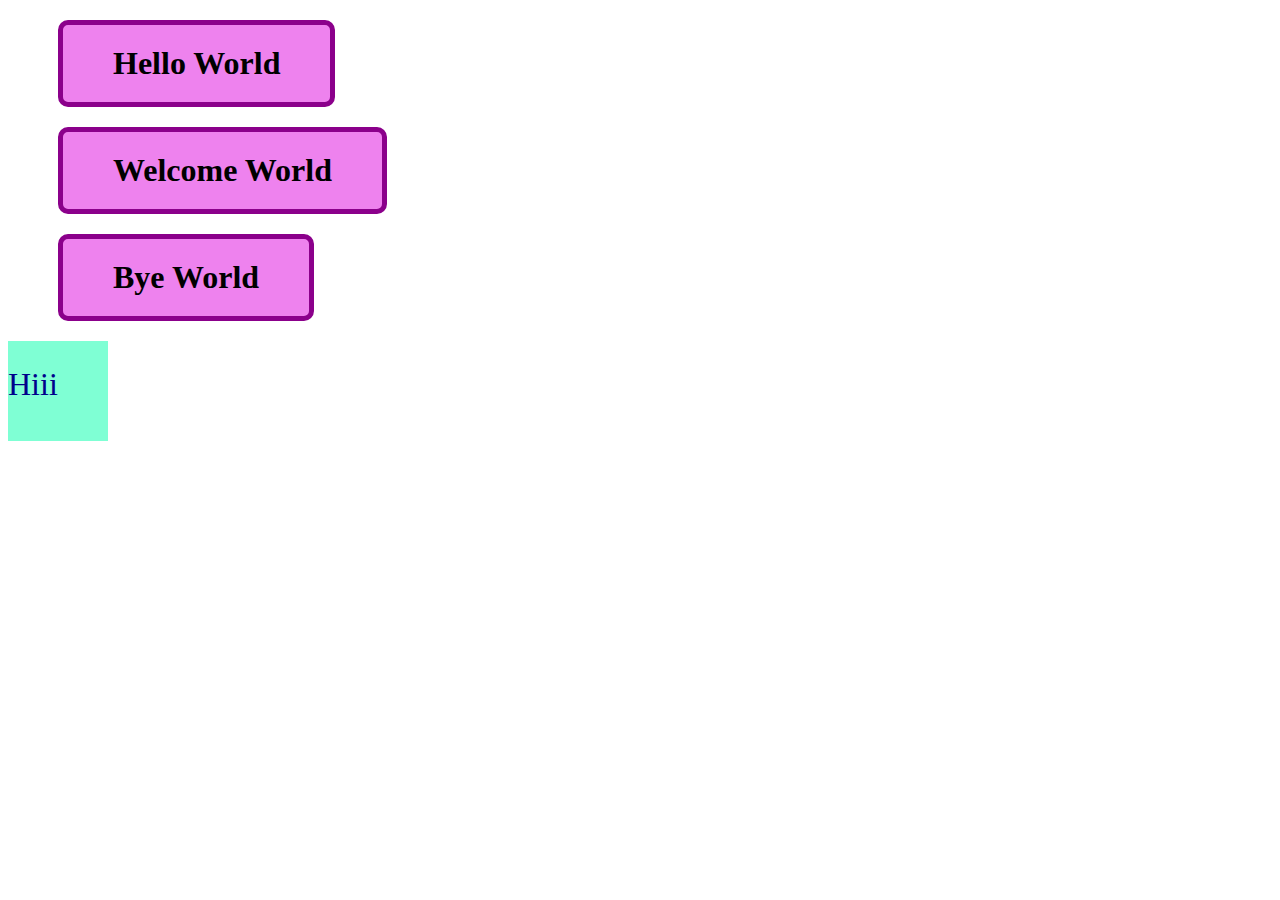
<file: css/Box-Modelling/index.html>
<!DOCTYPE html>
<html lang="en">
<head>
    <meta charset="UTF-8">
    <meta name="viewport" content="width=device-width, initial-scale=1.0">
    <title>Box Modelling</title>
    <link rel="stylesheet" href="style.css">
</head>
<body>
    <h1>Hello World</h1>
    <h1>Welcome World</h1>
    <h1>Bye World</h1>

    <div class="myDiv">Hiii</div>
</body>
</html>
</file>
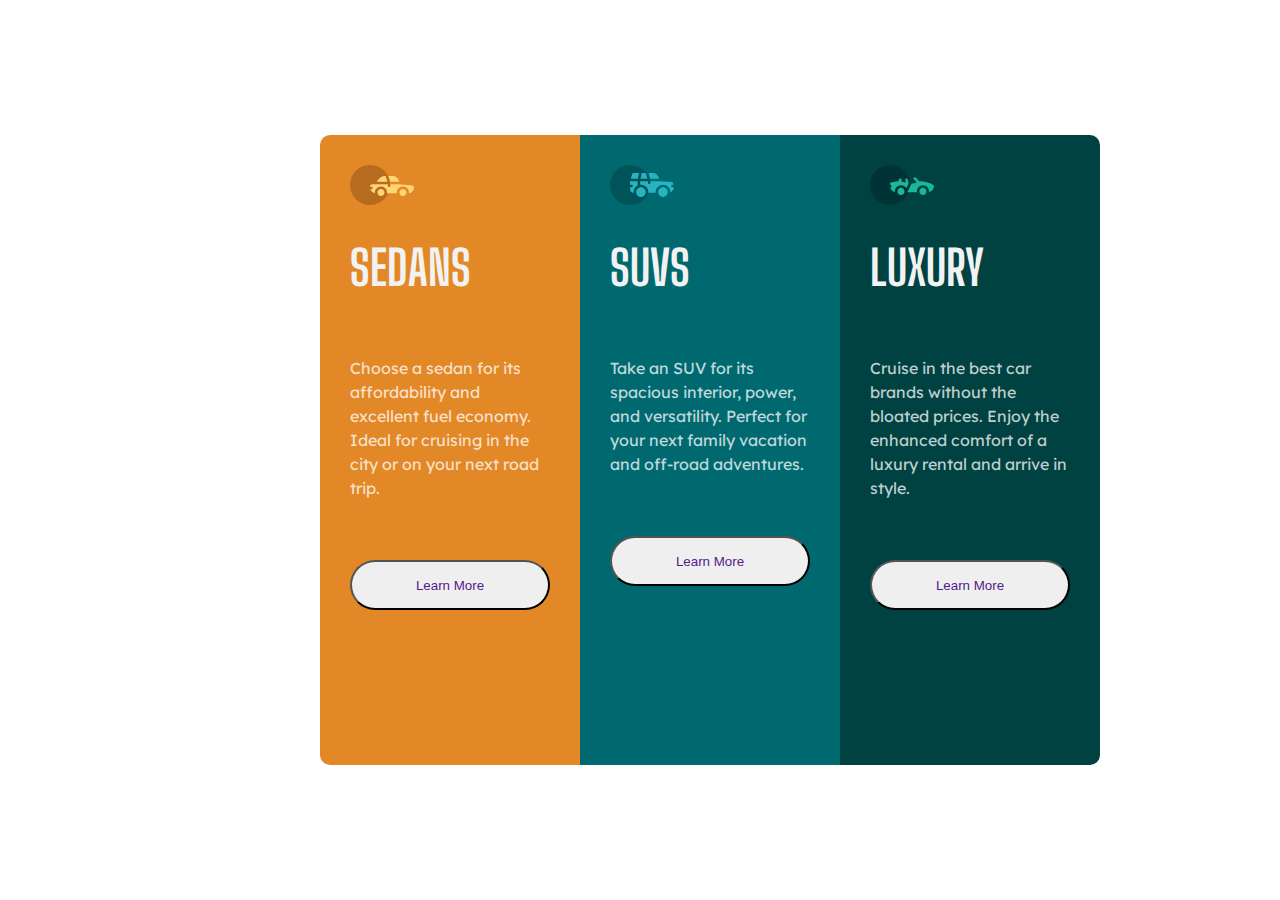
<file: css/challenge 1/index.html>
<!DOCTYPE html>
<html lang="en">
<head>
  <meta charset="UTF-8">
  <meta name="viewport" content="width=device-width, initial-scale=1.0"> <!-- displays site properly based on user's device -->

  <link rel="icon" type="image/png" sizes="32x32" href="./images/favicon-32x32.png">
  
  <title>Frontend Mentor | 3-column preview card component</title>
  <link rel="stylesheet" href="style.css">
 
</head>
<body>
  
 <div id="container">
  <div class="item sedans">
    <div id="img"><img src="./images/icon-sedans.svg" alt="sedans img"></div>
    <h2>Sedans</h2>
    <p>Choose a sedan for its affordability and excellent fuel economy. Ideal for cruising in the city 
    or on your next road trip.</p>

    <div><button><a href="">Learn More</a></button></div>
  </div>

  <div class="item suvs">
    <div id="img"><img src="./images/icon-suvs.svg" alt="suvs img"></div>
    <h2>SUVs</h2>
    <p>Take an SUV for its spacious interior, power, and versatility. Perfect for your next family vacation 
    and off-road adventures.</p>

    <div><button><a href="">Learn More</a></button></div>
  </div>

  <div class="item luxury">
    <div id="img"><img src="./images/icon-luxury.svg" alt="luxury img"></div>
    <h2>Luxury</h2>
    <p>Cruise in the best car brands without the bloated prices. Enjoy the enhanced comfort of a luxury 
    rental and arrive in style.</p>
    
    <div class="btns"><button><a href="">Learn More</a></button></div>
   
  </div>
 </div>
  
  
</body>
</html>
</file>
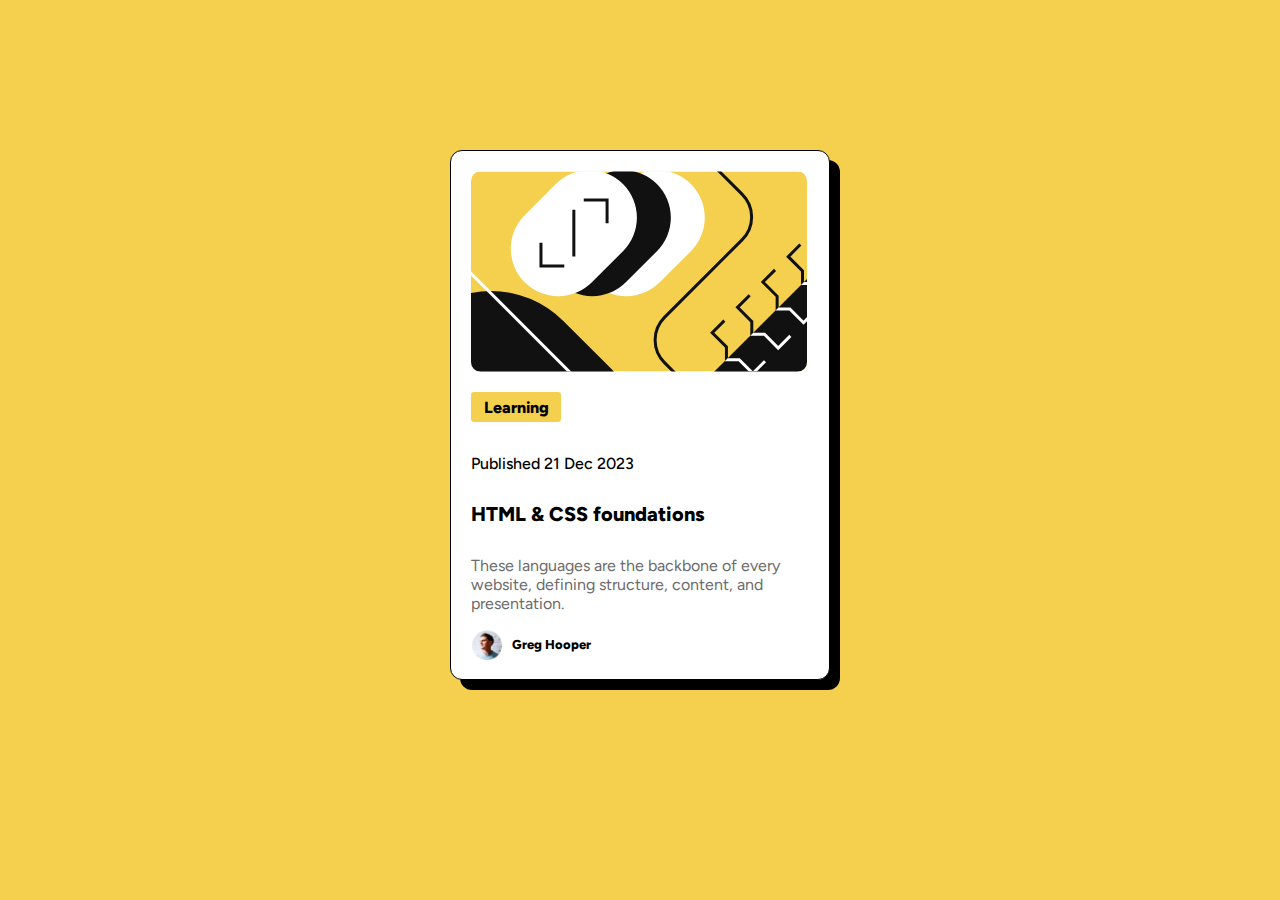
<file: css/challenge 2/index.html>
<!DOCTYPE html>
<html lang="en">
<head>
  <meta charset="UTF-8">
  <meta name="viewport" content="width=device-width, initial-scale=1.0"> <!-- displays site properly based on user's device -->

  <link rel="icon" type="image/png" sizes="32x32" href="./assets/images/favicon-32x32.png">
  
  <title>Frontend Mentor | Blog preview card</title>

  <!-- Feel free to remove these styles or customise in your own stylesheet 👍 -->
  <style>
    .attribution { font-size: 11px; text-align: center; }
    .attribution a { color: hsl(228, 45%, 44%); }
  </style>

  <link rel="stylesheet" href="style.css">
  <style>
    .img1{
      max-width: 30px;
      max-height: 30px;
      
    }
  </style>
</head>
<body>
  <div class="first">
   <div class="d2"><img src="./assets/images/illustration-article.svg" alt=""></div>

  <p class="p1">Learning</p>
  <p class="p2">Published 21 Dec 2023</p>

 <h1>HTML & CSS foundations</h1>

  <p class="p4">These languages are the backbone of every website, defining structure, content, and presentation.</p>


    <div class="d1">
      <img class="img1" src="./assets/images/image-avatar.webp" alt="">
      <div class="d3">Greg Hooper</div>
      
    </div>
    
  
  </div>
  
</body>
</html>
</file>
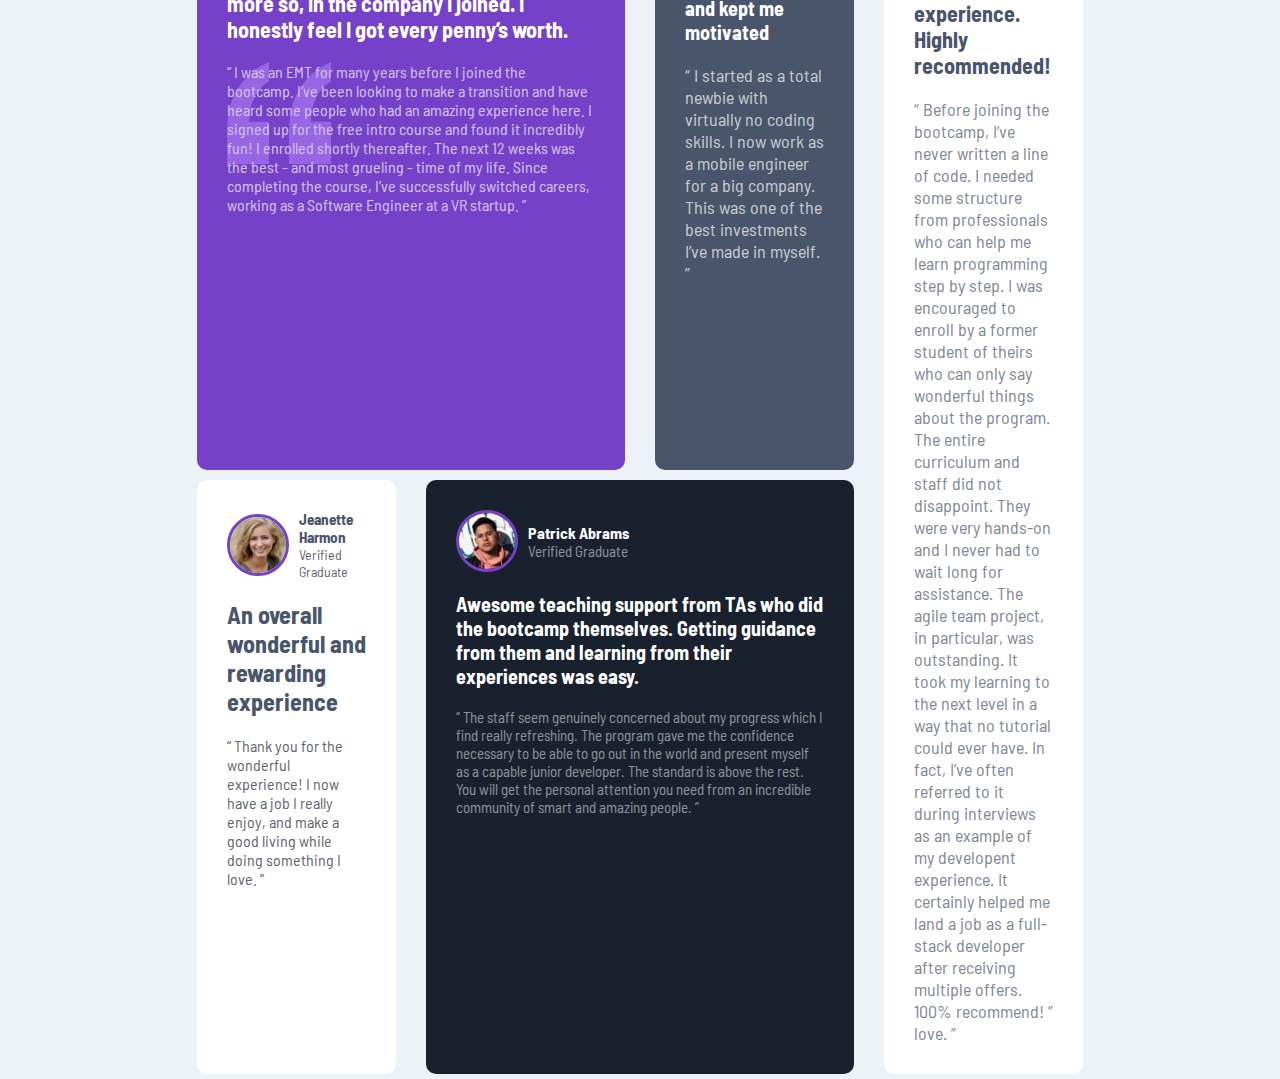
<file: css/challenge 3/index.html>
<!DOCTYPE html>
<html lang="en">
<head>
  <meta charset="UTF-8">
  <meta name="viewport" content="width=device-width, initial-scale=1.0"> <!-- displays site properly based on user's device -->

  <link rel="icon" type="image/png" sizes="32x32" href="./images/favicon-32x32.png">
  
  <title>Frontend Mentor | [Challenge Name Here]</title>

  <link rel="stylesheet" href="style.css">
</head>
<body>
  <div class="container">
 
    <div class="box box1">
   <div class="head">
    <img src="./images/image-daniel.jpg" alt="">
    <div class="name">
      <h3>Daniel Clifford</h3>
      <p>Verified Graduate</p>
    </div>
    </div>
  
    <h2>I received a job offer mid-course, and the subjects I learned were current, if not more so, 
      in the company I joined. I honestly feel I got every penny’s worth.</h2>
  
    <p>“ I was an EMT for many years before I joined the bootcamp. I’ve been looking to make a 
      transition and have heard some people who had an amazing experience here. I signed up 
      for the free intro course and found it incredibly fun! I enrolled shortly thereafter. 
      The next 12 weeks was the best - and most grueling - time of my life. Since completing 
      the course, I’ve successfully switched careers, working as a Software Engineer at a VR startup. ”
    </p>
  </div>


  <div class="box box2">
    <div class="head1">
      <img src="./images/image-jonathan.jpg" alt="">
    <div class="name1">
    <h3>Jonathan Walters</h3>
  <p>Verified Graduate</p>
</div>
</div>
  <h2>The team was very supportive and kept me motivated</h2>

  <p class="p2">“ I started as a total newbie with virtually no coding skills. I now work as a mobile engineer 
    for a big company. This was one of the best investments I’ve made in myself. ”
  </p>
  </div>
  

  <div class="box box3">
    <div class="head2">
      <img src="./images/image-kira.jpg" alt="">
      <div class="name2">
        <h3>Kira Whittle</h3>
        <p>Verified Graduate</p>
      </div>
    </div>
    

    <h2>Such a life-changing experience. Highly recommended!</h2>
  
    <p class="p3">“ Before joining the bootcamp, I’ve never written a line of code. I needed some structure from 
      professionals who can help me learn programming step by step. I was encouraged to enroll by a former 
      student of theirs who can only say wonderful things about the program. The entire curriculum and staff 
      did not disappoint. They were very hands-on and I never had to wait long for assistance. The agile team 
      project, in particular, was outstanding. It took my learning to the next level in a way that no tutorial 
      could ever have. In fact, I’ve often referred to it during interviews as an example of my developent 
      experience. It certainly helped me land a job as a full-stack developer after receiving multiple offers. 
      100% recommend! ” love. ”
  </p>
  </div>
  

  <div class="box box4">
    <div class="head3">
      <img src="./images/image-jeanette.jpg" alt="">
    <div class="name3">
      <h3>Jeanette Harmon</h3>
      <p> Verified Graduate</p>
    </div>
  </div>
   <h2> An overall wonderful and rewarding experience</h2>

    <p>“ Thank you for the wonderful experience! I now have a job I really enjoy, and make a good living 
      while doing something I love. ”
    </p>
  </div>
 

  <div class="box box5">
   <div class="head4">
    <img src="./images/image-patrick.jpg" alt="">
    <div class="name4">
      <h3>Patrick Abrams</h3>
      <p>Verified Graduate</p>
    </div>
  
   </div>
  <h2>Awesome teaching support from TAs who did the bootcamp themselves. Getting guidance from them and 
    learning from their experiences was easy.
  </h2>
  <p>“ The staff seem genuinely concerned about my progress which I find really refreshing. The program 
    gave me the confidence necessary to be able to go out in the world and present myself as a capable 
    junior developer. The standard is above the rest. You will get the personal attention you need from 
    an incredible community of smart and amazing people. ”</p>
  </div>
  
  
</body>
</html>






<!--Kira Whittle
    Verified Graduate
  
    Such a life-changing experience. Highly recommended!
  
    “ Before joining the bootcamp, I’ve never written a line of code. I needed some structure from 
    professionals who can help me learn programming step by step. I was encouraged to enroll by a former 
    student of theirs who can only say wonderful things about the program. The entire curriculum and staff 
    did not disappoint. They were very hands-on and I never had to wait long for assistance. The agile team 
    project, in particular, was outstanding. It took my learning to the next level in a way that no tutorial 
    could ever have. In fact, I’ve often referred to it during interviews as an example of my developent 
    experience. It certainly helped me land a job as a full-stack developer after receiving multiple offers. 
    100% recommend! ”




    Jeanette Harmon
    Verified Graduate

    An overall wonderful and rewarding experience

  “ Thank you for the wonderful experience! I now have a job I really enjoy, and make a good living 
  while doing something I love. ”


  Patrick Abrams
  Verified Graduate

  Awesome teaching support from TAs who did the bootcamp themselves. Getting guidance from them and 
  learning from their experiences was easy.

  “ The staff seem genuinely concerned about my progress which I find really refreshing. The program 
  gave me the confidence necessary to be able to go out in the world and present myself as a capable 
  junior developer. The standard is above the rest. You will get the personal attention you need from 
  an incredible community of smart and amazing people. ”
</file>
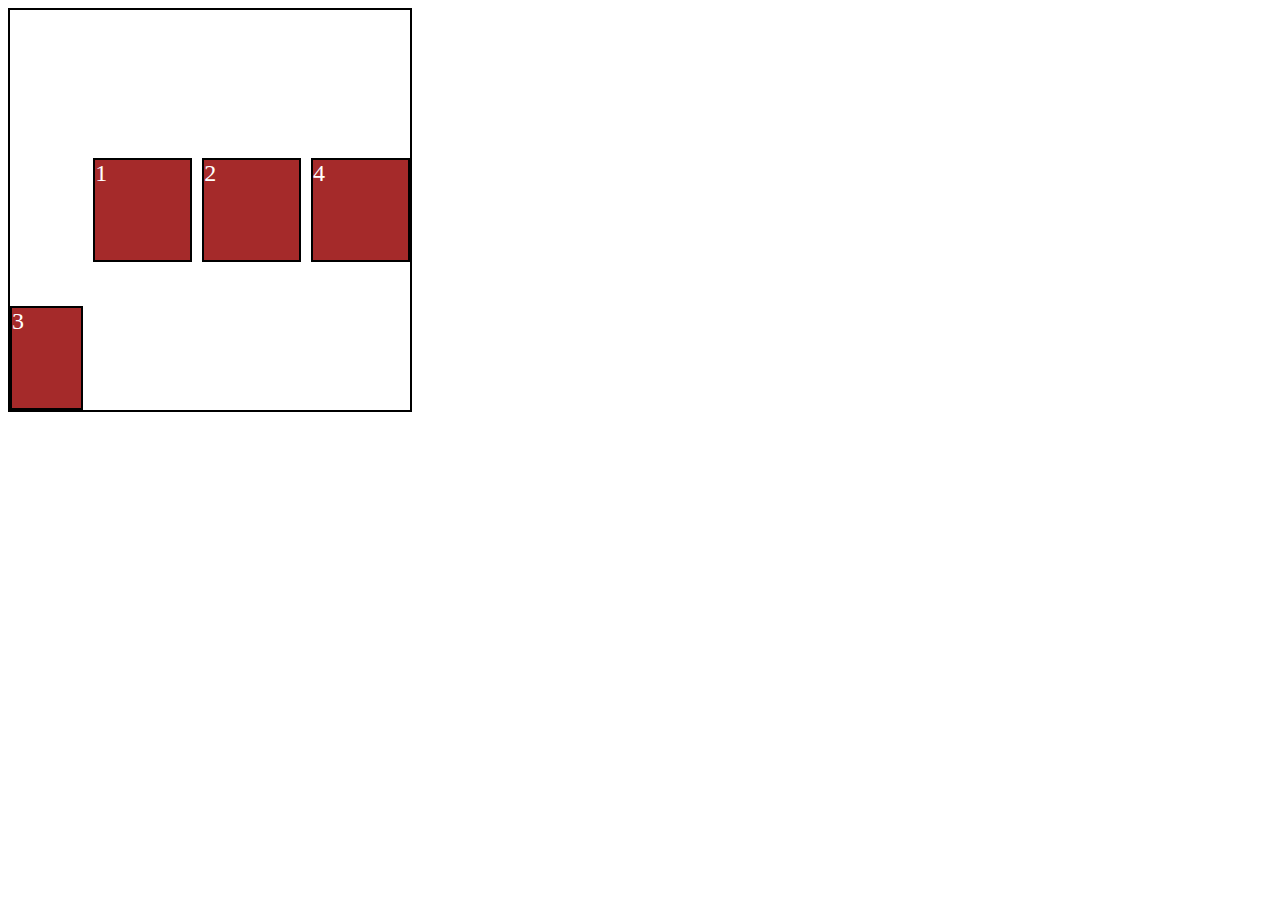
<file: css/Display/index.html>
<!DOCTYPE html>
<html lang="en">
<head>
    <meta charset="UTF-8">
    <meta name="viewport" content="width=device-width, initial-scale=1.0">
    <title>Display</title>
    <link rel="stylesheet" href="style.css">
</head>
<body>
    <div class="bench">
        <div class="box">1</div>
        <div class="box">2</div>
        <div class="box box3">3</div>
        <div class="box">4</div>
    </div>
</body>
</html>
</file>
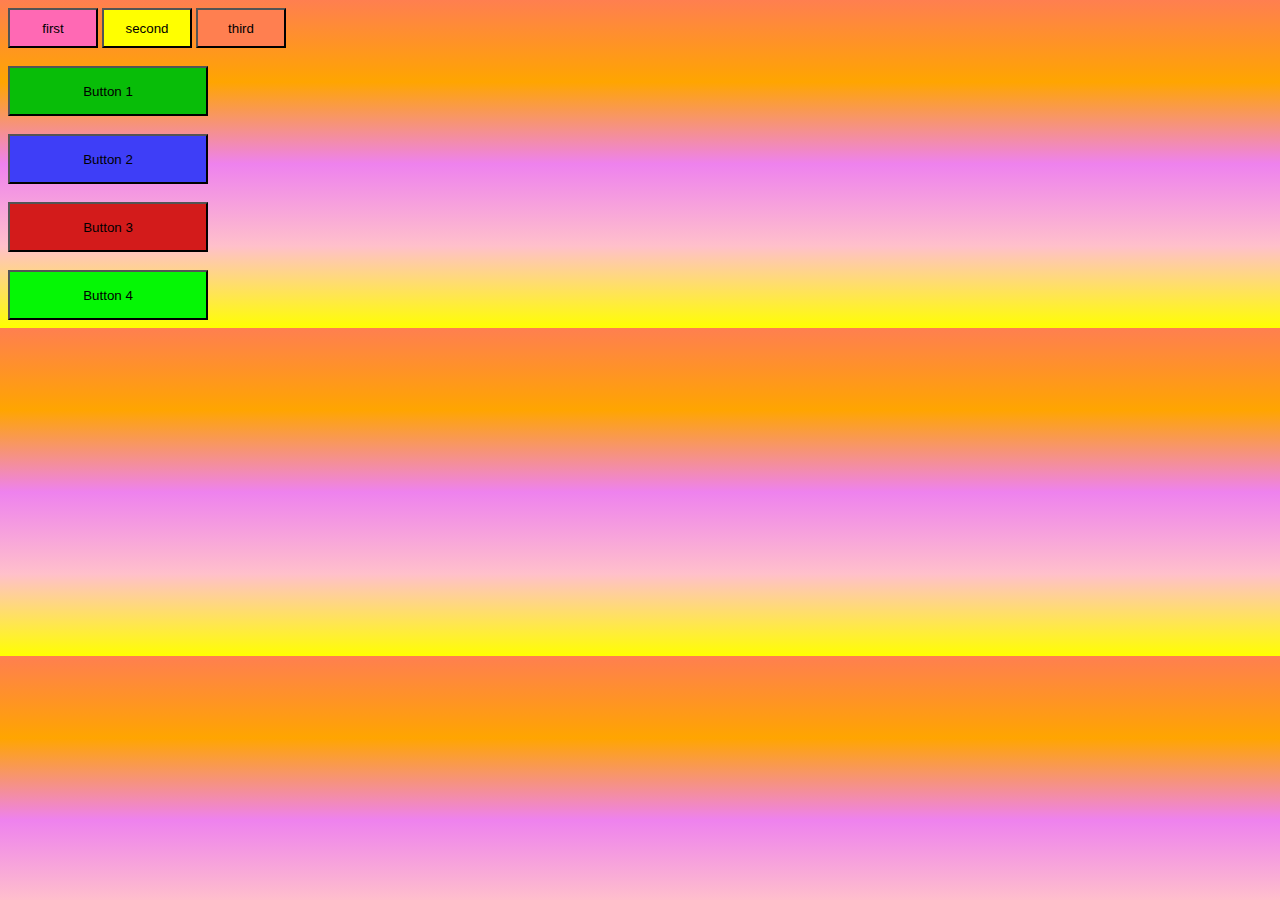
<file: css/First/index.html>
<!DOCTYPE html>
<html lang="en">
<head>
    <meta charset="UTF-8">
    <meta name="viewport" content="width=device-width, initial-scale=1.0">
    <title>Document</title>
    <link rel="stylesheet" href="style.css">      <!--external css-->
    <style>                                       /*internal css*/
        .btn1{                                     
            background-color: yellow;  
            height:40px;         
            width: 90px;
        }
    </style>
</head>
<body>
    <button style="background-color:hotpink; height: 40px; width:90px">first</button>     <!--inline css-->
    <button class="btn1">second</button>
    <button class="btn">third</button><br><br>

    
    <button class="b1">Button 1</button><br><br>
    <button class="b2">Button 2</button><br><br>
    <button class="b3">Button 3</button><br><br>
    <button class="b4">Button 4</button>
    
</body>
</html>
</file>
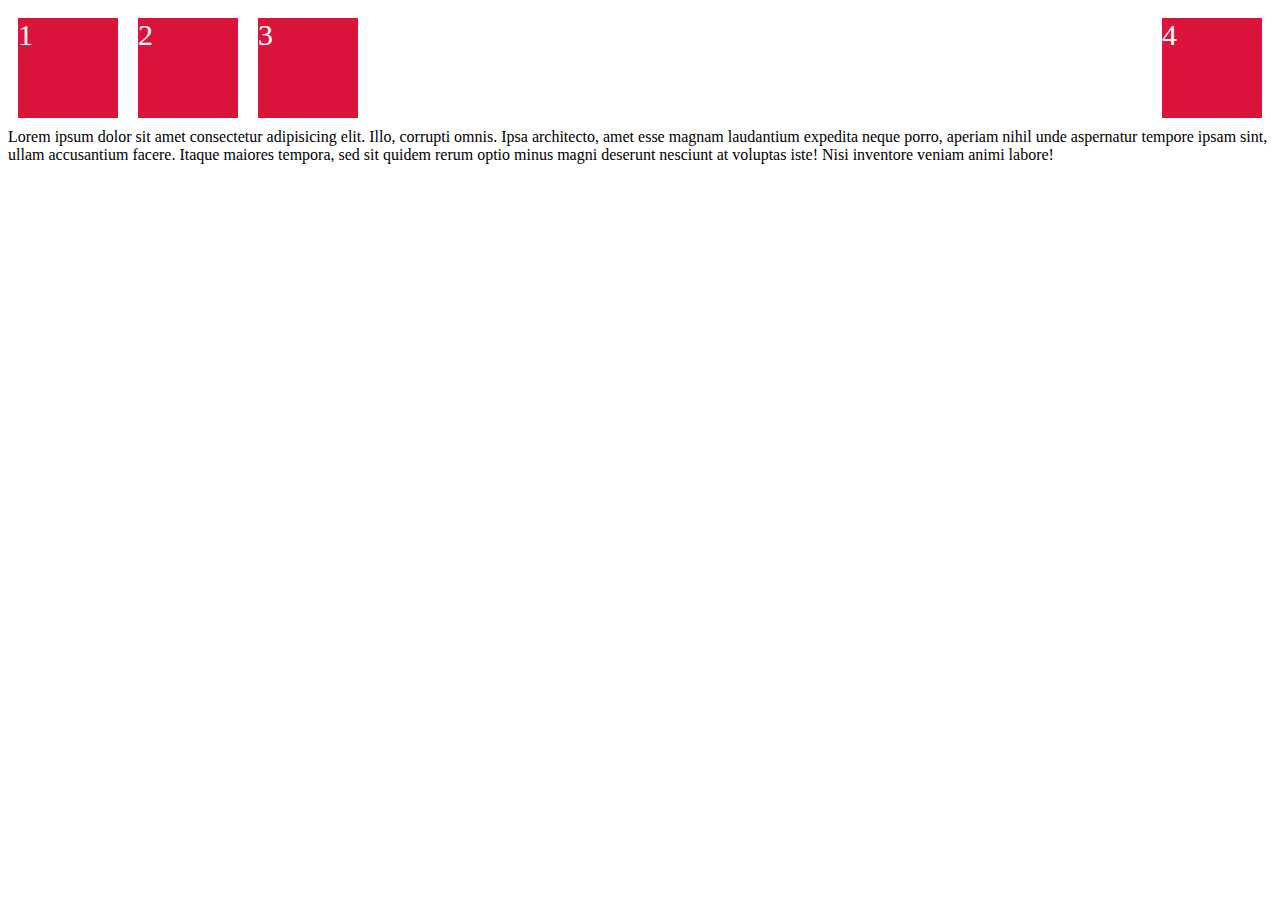
<file: css/Float-Clear/index.html>
<!DOCTYPE html>
<html lang="en">
<head>
    <meta charset="UTF-8">
    <meta name="viewport" content="width=device-width, initial-scale=1.0">
    <title>Float-Clear</title>
    <link rel="stylesheet" href="style.css">
</head>
<body>
    <div class="box box1">1</div>
    <div class="box box2">2</div>
    <div class="box box3">3</div>
    <div class="box box4">4</div>
    <p class="para">Lorem ipsum dolor sit amet consectetur adipisicing elit. Illo, corrupti omnis. Ipsa architecto, amet esse magnam laudantium expedita neque porro, aperiam nihil unde aspernatur tempore ipsam sint, ullam accusantium facere. Itaque maiores tempora, sed sit quidem rerum optio minus magni deserunt nesciunt at voluptas iste! Nisi inventore veniam animi labore!</p>
</body>
</html>
</file>
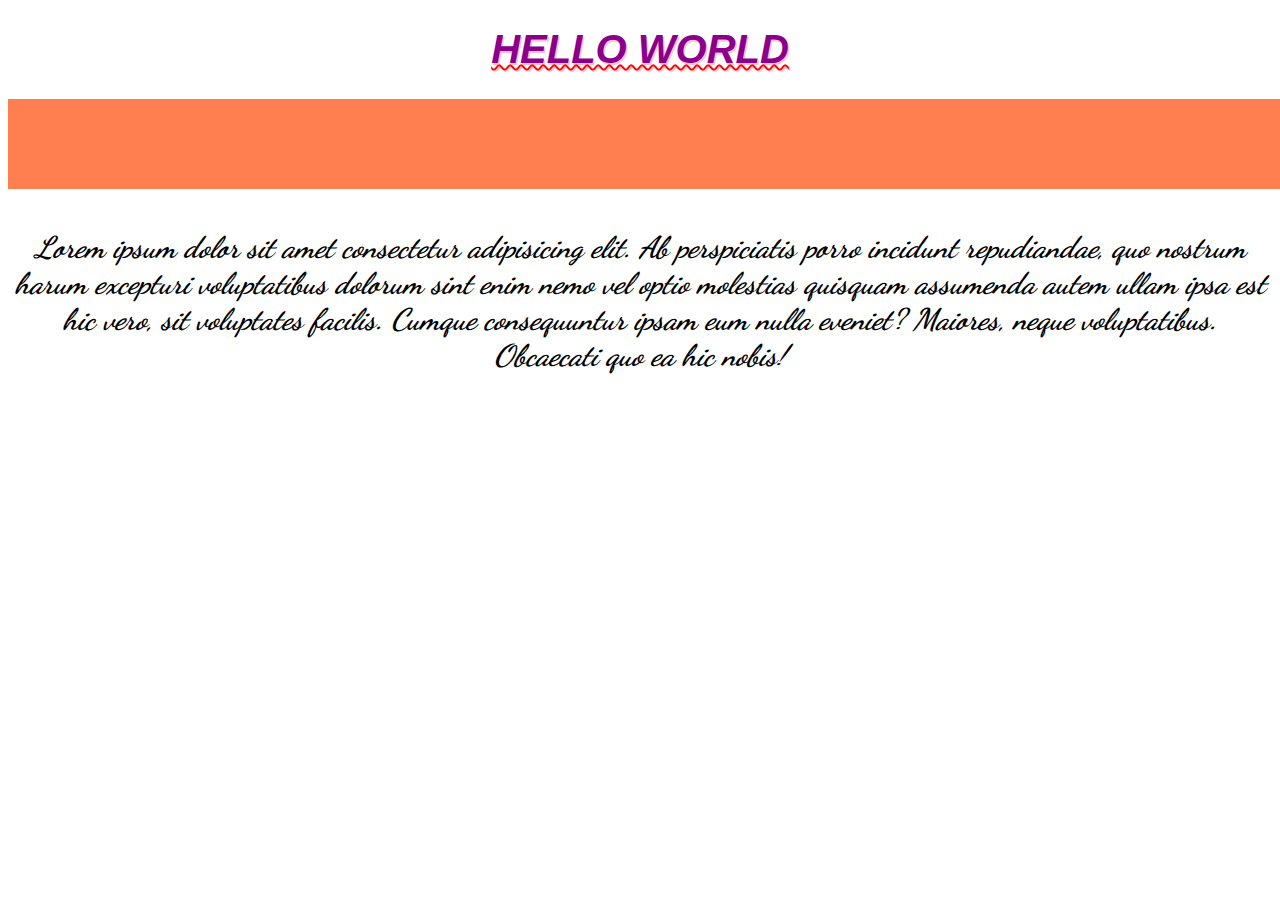
<file: css/fonts/index.html>
<!DOCTYPE html>
<html lang="en">
<head>
    <meta charset="UTF-8">
    <meta name="viewport" content="width=device-width, initial-scale=1.0">
    <title>Document</title>
    <link rel="stylesheet" href="style.css">
</head>
<body>
    <h1 class="heading">Hello World</h1>
    <div class="parentDiv">
        <div id="myDiv"></div>
    </div>
    <p>Lorem ipsum dolor sit amet consectetur adipisicing elit. Ab perspiciatis porro incidunt repudiandae, quo nostrum harum excepturi voluptatibus dolorum sint enim nemo vel optio molestias quisquam assumenda autem ullam ipsa est hic vero, sit voluptates facilis. Cumque consequuntur ipsam eum nulla eveniet? Maiores, neque voluptatibus. Obcaecati quo ea hic nobis!</p>
</body>
</html>
</file>
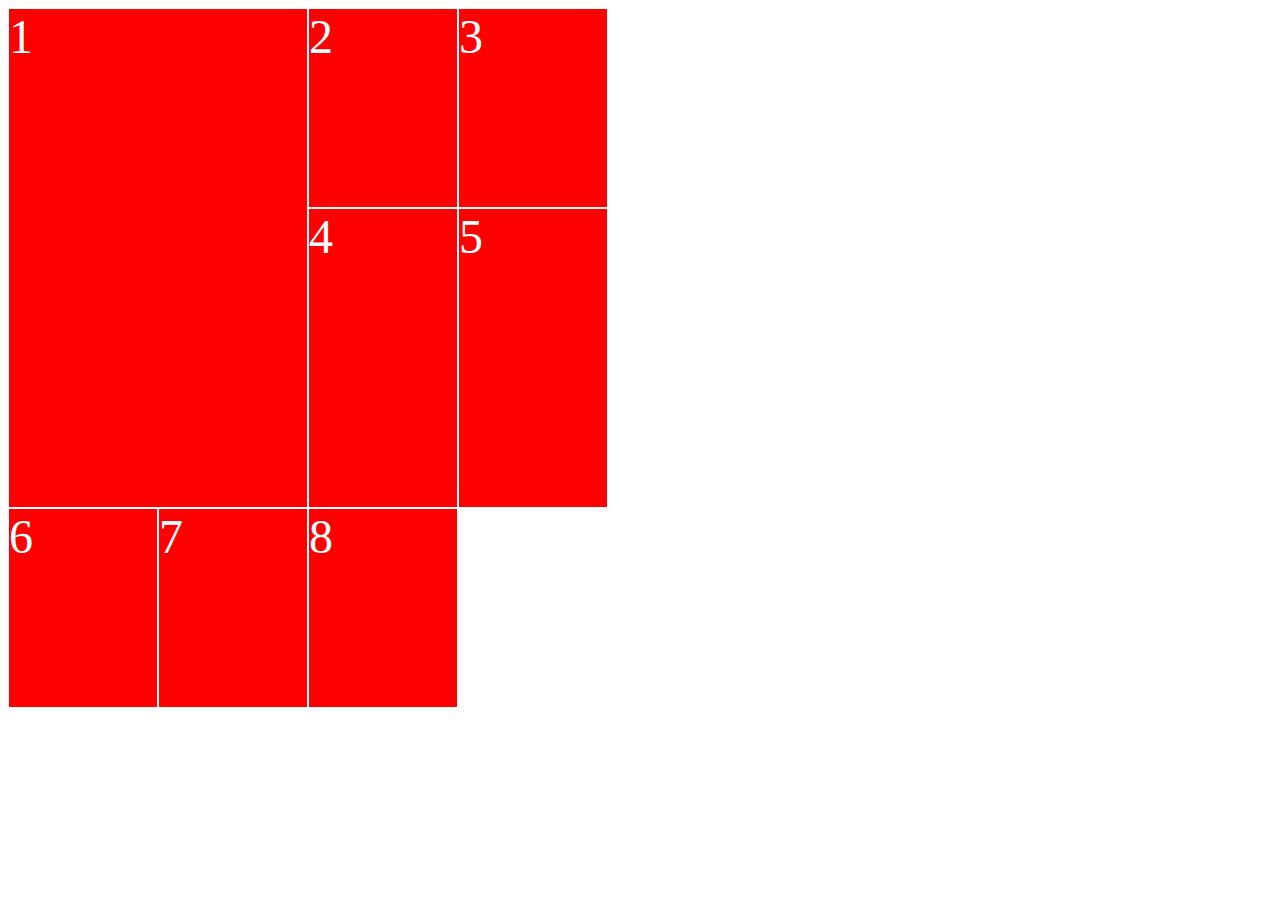
<file: css/Grid/index.html>
<!DOCTYPE html>
<html lang="en">
<head>
    <meta charset="UTF-8">
    <meta name="viewport" content="width=device-width, initial-scale=1.0">
    <title>Document</title>
    <link rel="stylesheet" href="style.css">
</head>
<body>
    <div class="main">
        <div class="box box1">1</div>
        <div class="box box2">2</div>
        <div class="box">3</div>
        <div class="box">4</div>
        <div class="box">5</div>
        <div class="box">6</div>
        <div class="box">7</div>
        <div class="box">8</div>
    </div>
</body>
</html>
</file>
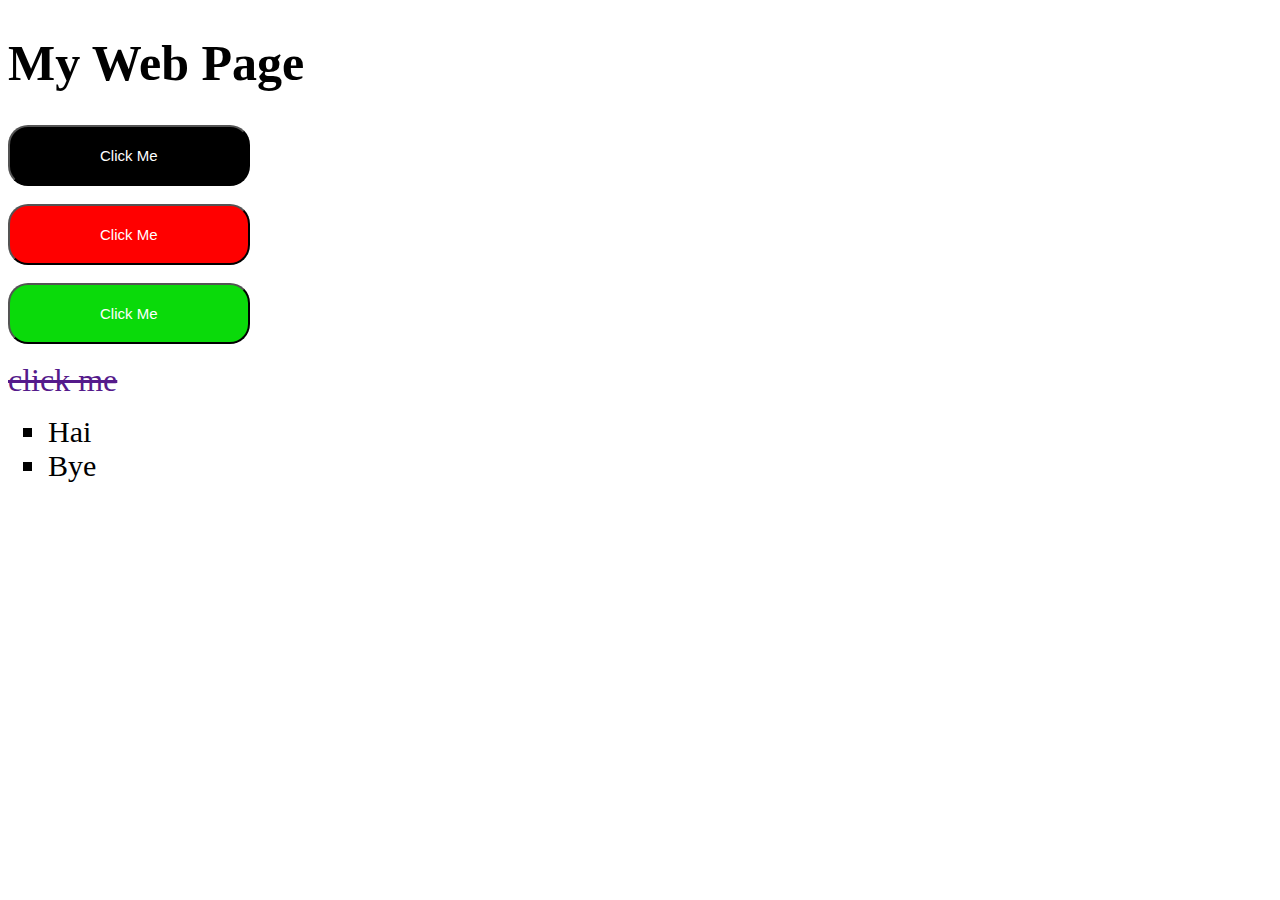
<file: css/Tasks/t1/index.html>
<!DOCTYPE html>
<html lang="en">
<head>
    <meta charset="UTF-8">
    <meta name="viewport" content="width=device-width, initial-scale=1.0">
    <title>Task 1</title>
    <link rel="stylesheet" href="style.css">
</head>
<body>
    <h1>My Web Page</h1>
    
    <button id="b1">Click Me</button><br><br>
    <button id="b2">Click Me</button><br><br>
    <button id="b3">Click Me</button><br><br>
    
    <a href="">click me</a>

    <ul>
        <li>Hai</li>
        <li>Bye</li>
    </ul>
</body>
</html>
</file>
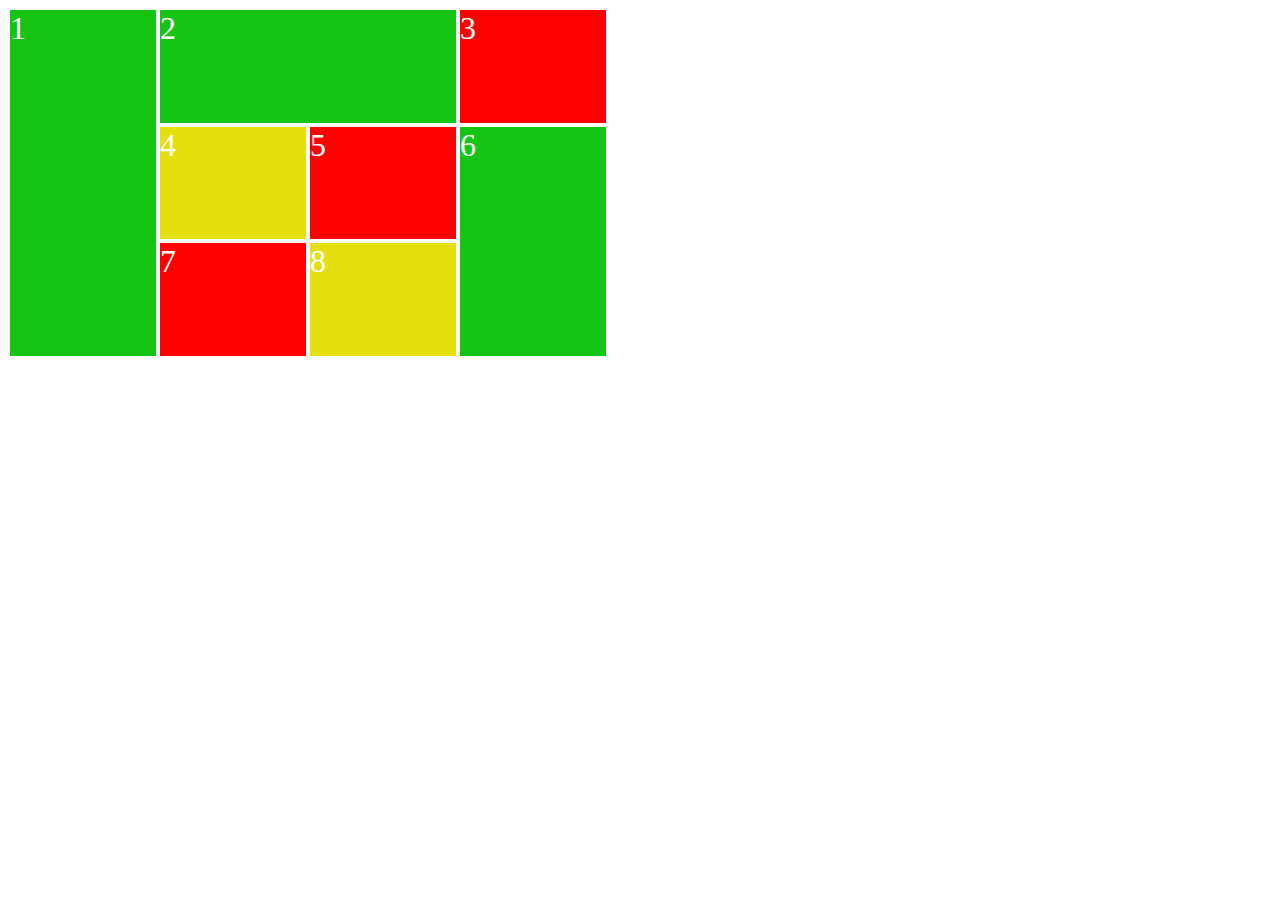
<file: css/Tasks/t3/index.html>
<!DOCTYPE html>
<html lang="en">
<head>
    <meta charset="UTF-8">
    <meta name="viewport" content="width=device-width, initial-scale=1.0">
    <title>Document</title>
    <link rel="stylesheet" href="style.css">
</head>
<body>
    <div class="main">
        <div class="box box1">1</div>
        <div class="box box2">2</div>
        <div class="box box3">3</div>
        <div class="box box4">4</div>
        <div class="box box5">5</div>
        <div class="box box6">6</div>
        <div class="box box7">7</div>
        <div class="box box8">8</div>
    </div>
</body>
</html>
</file>
<file: css/Box-Modelling/style.css>
h1{
    /*border-left: 3px; */
    border-width: 5px;
    border-color: darkmagenta;
    border-style: solid;
    background-color: violet;
    border-radius: 10px;
    width: max-content;
    padding: 20px 50px;   /*top bottom and left right*/
    margin: 20px 50px;
}

.myDiv{
    height: 100px;
    width: 100px;
    background-color: aquamarine;
    color: darkblue;
    font-size: 32px;
    padding-top: 25px;
    box-sizing: border-box;
}
</file>
<file: css/challenge 1/style.css>
@import url('https://fonts.googleapis.com/css2?family=Lexend+Deca:wght@100..900&display=swap');

@import url('https://fonts.googleapis.com/css2?family=Big+Shoulders+Display:wght@100..900&display=swap');

*{
    box-sizing: border-box;
    padding: 0px;
    margin:0px
}

body{
    background-color: white;
    display: flex;
    justify-content: center;
    align-items: center;
    height: 100vh;
}

#container{
    height:70vh;
    width: 50vw;
    border-radius: 10px;
    color: white;
    display: flex;
}

h2{
    font-family: "Big Shoulders Display", sans-serif;
    font-weight: 700;
    font-size: 48px;
    color: hsl(0, 0%, 95%);
    text-transform: uppercase;
    padding: 30px;
}

p{
    font-family: "Lexend Deca", sans-serif;
    font-size: 16px;
    font-weight: 400;
    padding: 30px;
    color: hsla(0, 0%, 100%, 0.75);
    line-height: 1.5;
}

.sedans{
    background-color: hsl(31, 77%, 52%);
    border-top-left-radius: 10px;
    border-bottom-left-radius: 10px;
}

.items{
    
    padding: 20px 10px;
    display: flex;
    flex-direction: column;
    gap: 30px;
}

.suvs{
    background-color: hsl(184, 100%, 22%);
}

.luxury{
    background-color: hsl(179, 100%, 13%);
    border-top-right-radius: 10px;
    border-bottom-right-radius: 10px;
}

button{
    padding: 10px 10px ;
    border-radius: 50px;
    height: 50px;
    width: 200px;
    margin: 30px;
}

a{
    text-decoration: none;
}

img{
    padding-left: 30px;
    padding-top: 30px;

}
</file>
<file: css/challenge 2/style.css>
@import url('https://fonts.googleapis.com/css2?family=Figtree:ital,wght@0,300..900;1,300..900&display=swap');

*{
    box-sizing: border-box;
    box-shadow: black;
}
body{
    background-color: hsl(47, 88%, 63%);
    display: flex;
    flex-direction: row;
    justify-content: center;
    align-items: center;
    margin-top: 150px ;
}

.first{
    height: 530px;
    width: 380px;
    border-radius: 12px;
    padding: 20px;
    background-color: white;
    display: flex;
    flex-direction: column;
    border: 0.8px;
    border-color: black;
    border-style: solid;
    box-shadow: 10px 10px black;
}


img{
    border-radius: 10px;
}

.p1{
    height: 30px;
    width: 90px;
    padding-left: 13px;
    padding-right: 30px;
    padding-top: 6px;
    padding-bottom: 10px;
    max-width: max-content;
    font-family: "Figtree", sans-serif;
    font-weight: 800;
    background-color: hsl(47, 88%, 63%);
    border-radius: 3px;
}

.p2{
    font-family: "Figtree", sans-serif;
    font-weight: 500;
    font-size: 16px;
}

h1{
    font-family: "Figtree", sans-serif;
    font-weight: 800;
    font-size: 20px;
}

.p4{
    font-family: "Figtree", sans-serif;
    color: hsl(0, 0%, 42%);
    font-size: 16px;
}

.d1{
    font-family: "Figtree", sans-serif;
    font-weight: 800;
    font-size: 16px;
    padding-bottom: 50px;
    margin: 1px;
    width: 100%;
    display: flex;
    flex-direction: row;
    justify-content:left;
    align-items: center;
}

.d3{
    font-size: 13px;
    padding-left: 10px;
}

.p5{
    font-family: "Figtree", sans-serif;
    font-weight: 800;
    font-size: 16px;
    height: 25px;
    width: 80px;

}
</file>
<file: css/challenge 3/style.css>
@import url('https://fonts.googleapis.com/css2?family=Barlow+Semi+Condensed:ital,wght@0,100;0,200;0,300;0,400;0,500;0,600;0,700;0,800;0,900;1,100;1,200;1,300;1,400;1,500;1,600;1,700;1,800;1,900&display=swap');

*{
    margin: 0px;
    padding: 0px;
    box-sizing: border-box;
}


body{
    height: 100vh;
    background-color:hsl(210, 46%, 95%);
    display: flex;
    justify-content: center;
    align-items: center;
    font-family: "Barlow Semi Condensed", sans-serif;
    font-weight: 500,600;
    Font-size: 13px;
}

.container{
    width: 70vw;
    display: grid;
    grid-template-columns: repeat(4,1fr);
    column-gap: 20px;
}

.box{
    background-color: white;
    padding: 10px;
    border-radius: 10px;
    margin: 5px;
    display: flex;
    flex-direction: column;
    gap: 20px;
}

.box1{
    grid-column: 1/3;
    background-color: hsl(263, 55%, 52%);
    padding: 30px;
}

.box2{
    grid-column: 3/4;
    background-color: hsl(217, 19%, 35%);
    padding: 30px;
}

.box3{
    grid-column: 4/5;
    grid-row: 1/3;
    background-color: hsl(0, 0%, 100%);
    padding: 30px;
}

.box4{
    grid-column: 1/2;
    background-color: hsl(0, 0%, 100%);
    padding: 30px;
}

.box5{
    grid-column: 2/4;
    background-color: hsl(219, 29%, 14%);
    padding: 30px;
}

.head{
    display: flex;
    gap: 10px;
    align-items: center;
}

.name h3{
    color: hsl(0, 0%, 100%);
    font-size: 16px;
}

.name p{
    color: white;
    opacity: 50%;
    font-size: 14px;
}

img{
    border-radius: 50px;
    border: 3px;
    border-color:  hsl(263, 55%, 52%) ;
    border-style: solid;
}

h2{
    font-size: 18px;
    color: hsl(0, 0%, 100%);
}

.box1 p{
    color: white;
    opacity: 70%;
    font-size: 16px;
    background-image: url('./images/bg-pattern-quotation.svg');
    background-repeat: no-repeat;
    
}

.name1 h3{
    color: white;
}

.head1{
    display: flex;
    gap: 10px;
    align-items: center;
}

.box2 p{
    color: white;
    opacity: 70%;
    font-size: 18px;
}

.name1 h3{
    font-size: 16px;
}

.name1 p{
    font-size: 14px;
}

.box1 h2{
    font-size: 22px;
    
}

.head2{
    display: flex;
    gap: 10px;
    align-items: center;
}

.box3 h2{
    color: hsl(217, 19%, 35%);
}

.box3 p{
    color: hsl(217, 19%, 35%);
    opacity: 70%;
    font-size: 18px;
}

.name2 h3{
    font-size: 16px;
    color: hsl(217, 19%, 35%);
}

.name2 p{
    font-size: 14px;
}

.box2 h2{
    font-size: 20px;
}

.head3{
    display: flex;
    align-items: center;
    gap: 10px;
}

.box4 h2{
    color:  hsl(217, 19%, 35%);
}

.box4 p{
    color: hsl(219, 29%, 14%);
    opacity: 70%;
    font-size: 16px;
}

.name3 p{
    font-size: 14px;
}

.name3 h3{
    color: hsl(217, 19%, 35%);
}

.box3 h2{
    font-size: 22px;
}

.head4{
    display: flex;
    align-items: center;
    gap: 10px;
}

.name4 h3{
    color: hsl(0, 0%, 100%);
    font-size: 16px;
}
.box4 h2{
    font-size: 24px;
}

.name4 p{
    color: hsl(0, 0%, 100%);
    opacity: 50%;
    font-size: 14px;
}

.box5 h2{
    font-size: 20px;
}

.box5 p{
    font-size: 15px;
    color: hsl(0, 0%, 100%);
    opacity: 50%;
}
</file>
<file: css/Display/style.css>
.box{
    height: 100px;
    width: 100px;
    background-color: brown;
    font-size: 24px;
    color: white;
    border: 2px solid black;
    display: inline-block;   
}

.bench{
    /*flex is used to adjust elements only in one direction*/
    display: flex;
    flex-direction: row;
    justify-content: center;     /*justify will work for flex direction(row) and align will work for opposite of flex direction(column)*/
    align-items: center;
    width: 400px;
    height: 400px;
    border: 2px solid black;
    flex-wrap: nowrap;
    gap: 10px;
}

.box3{
    /*display:none; */
    /*flex-grow: 2;*/
    flex-shrink: 6;
    align-self: self-end;
    order: -1;
}
</file>
<file: css/First/style.css>
.btn{
    background-color: coral;
    height: 40px;
    width: 90px;
}

.b1{
    background-color: rgb(8, 189, 8);
    height: 50px;
    width: 200px;
}

.b2{
    background-color: rgb(62, 62, 247);
    height: 50px;
    width: 200px;
}

.b3{
    background-color: rgb(211, 27, 27);
    height: 50px;
    width: 200px;
}

.b4{
    background-color: rgb(5, 247, 5);
    height: 50px;
    width: 200px;
}

body{
    /*background-color:#7BEFF4;
    hsl,hsla,rgb,rgbr,hue*/

    background: linear-gradient(coral,orange,violet,pink,yellow);
    
}
</file>
<file: css/Float-Clear/style.css>
.box{
    height: 100px;
    width: 100px;
    background-color: crimson;
    margin: 10px;
    font-size: 30px;
    color: white;
}

.box1{
    float:left;
}

.box2{
    float:left;
}

.box3{
    float:left;
}

.box4{
    float:right;
}

.para{
    clear: right;
}
</file>
<file: css/fonts/style.css>
@import url('https://fonts.googleapis.com/css2?family=Dancing+Script:wght@400..700&display=swap');


p{
    font-family: "Dancing Script", cursive;
    font-size: 30px;
    font-weight:900;
    font-style: italic;
    text-align: center;
}

.heading{
    font-family: 'Segoe UI', Tahoma, Geneva, Verdana, sans-serif;
    font-size:40px;
    font-weight: 800;
    font-style: italic;
    color: darkmagenta;
    text-align: center;
    text-decoration: 2px wavy red;
    text-decoration-line: underline;
    text-transform:uppercase;
    text-shadow: 1.5px 1.5px pink;
}

.parentDiv{
    font-size: 40px;
    height: 100px;
    width: 500px;
}

#myDiv{
    height: 10vh;
    width: 100vw;
    background-color: coral;
}
</file>
<file: css/Grid/style.css>
.box{
   /* height: 200px;
    width: 200px; */
    background-color: red;
    border: 1px solid white;
    font-size: 48px;
    color: white;
}

.main{
    display: grid;
    grid-template-columns: repeat(4,1fr);
    height: 800px;
    width: 600px;
    grid-template-rows: 200px 300px 200px;
}

.box1{
   /* grid-column-start: 1;
    grid-column-end: 3;
    grid-row-start: 1;
    grid-row-end: 3;  */
    grid-column: 1/3;
    grid-row: 1/3;
}
</file>
<file: css/Tasks/t1/style.css>
h1{
    font-size: 50px;
    align-items: center;
}

button{
    width: max-content;
    padding: 20px 90px;
    font-size: 15px;
    color: white;
    border-radius: 20px;
}

#b1{
    background-color: black; 
}

#b2{
    background-color: red; 
}

#b3{
    background-color: rgb(10, 218, 10);
}

a{
    font-size: 32px;
    text-decoration: none;        /*remove underline in anchor tag*/
    text-decoration-line: line-through;
}

li{
    font-size: 30px;
    list-style-type: square;
}
</file>
<file: css/Tasks/t3/style.css>
.box{
    background-color: red;
    margin: 2px;
    font-size: 32px;
    color: white;
}

.main{
    display: grid;
    grid-template-columns: repeat(4,1fr);
    height: 350px;
    width: 600px;
}

.box1{
    grid-row: 1/4;
    background-color: rgb(22, 196, 22);
}

.box2{
    grid-column: 2/4;
    background-color: rgb(22, 196, 22);
}

.box3{
    grid-column: 4/5;
    background-color: red; 
}

.box4{
    grid-column: 2/3;
    background-color: rgba(228, 224, 5, 0.952);
}

.box5{
    background-color: red;
}

.box6{
    grid-column: 4/5;
    grid-row: 2/4 ;
    background-color: rgb(22, 196, 22);
}

.box8{
    background-color:  rgba(228, 224, 5, 0.952);
}
</file>
